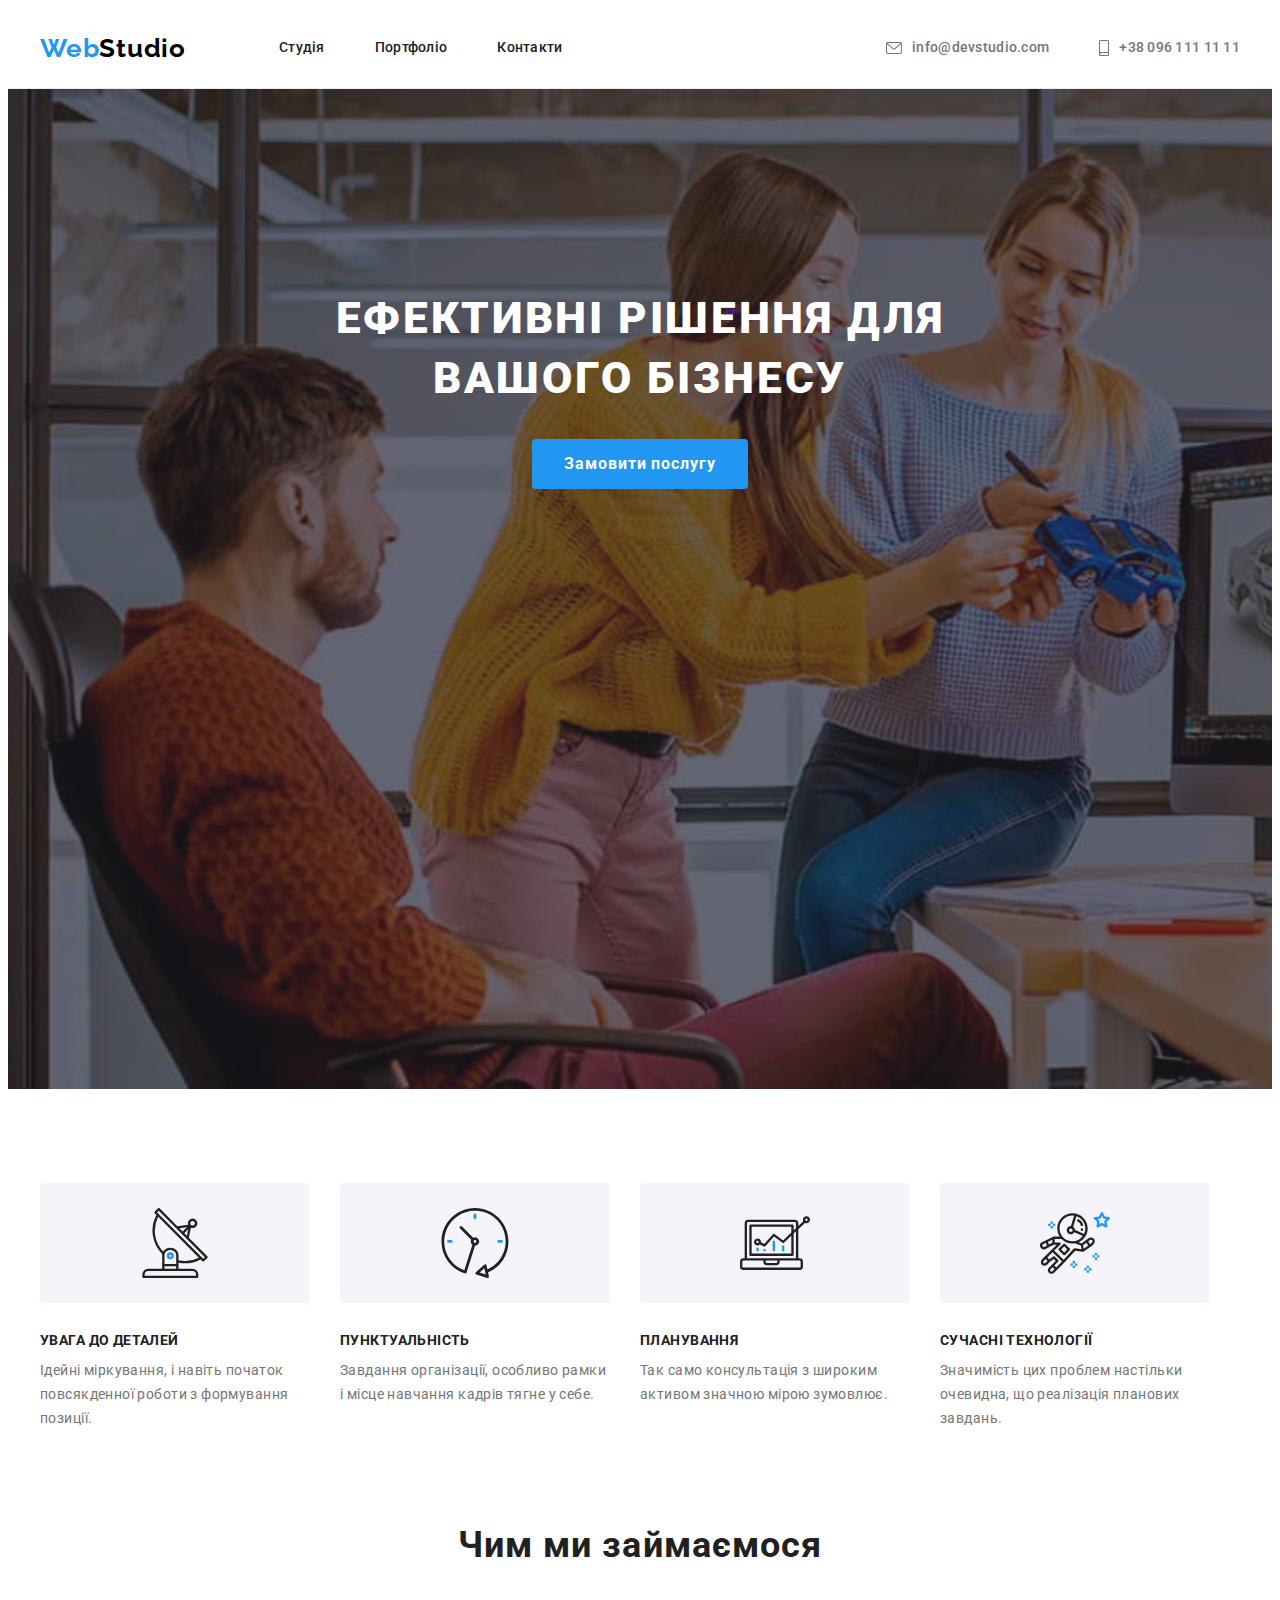
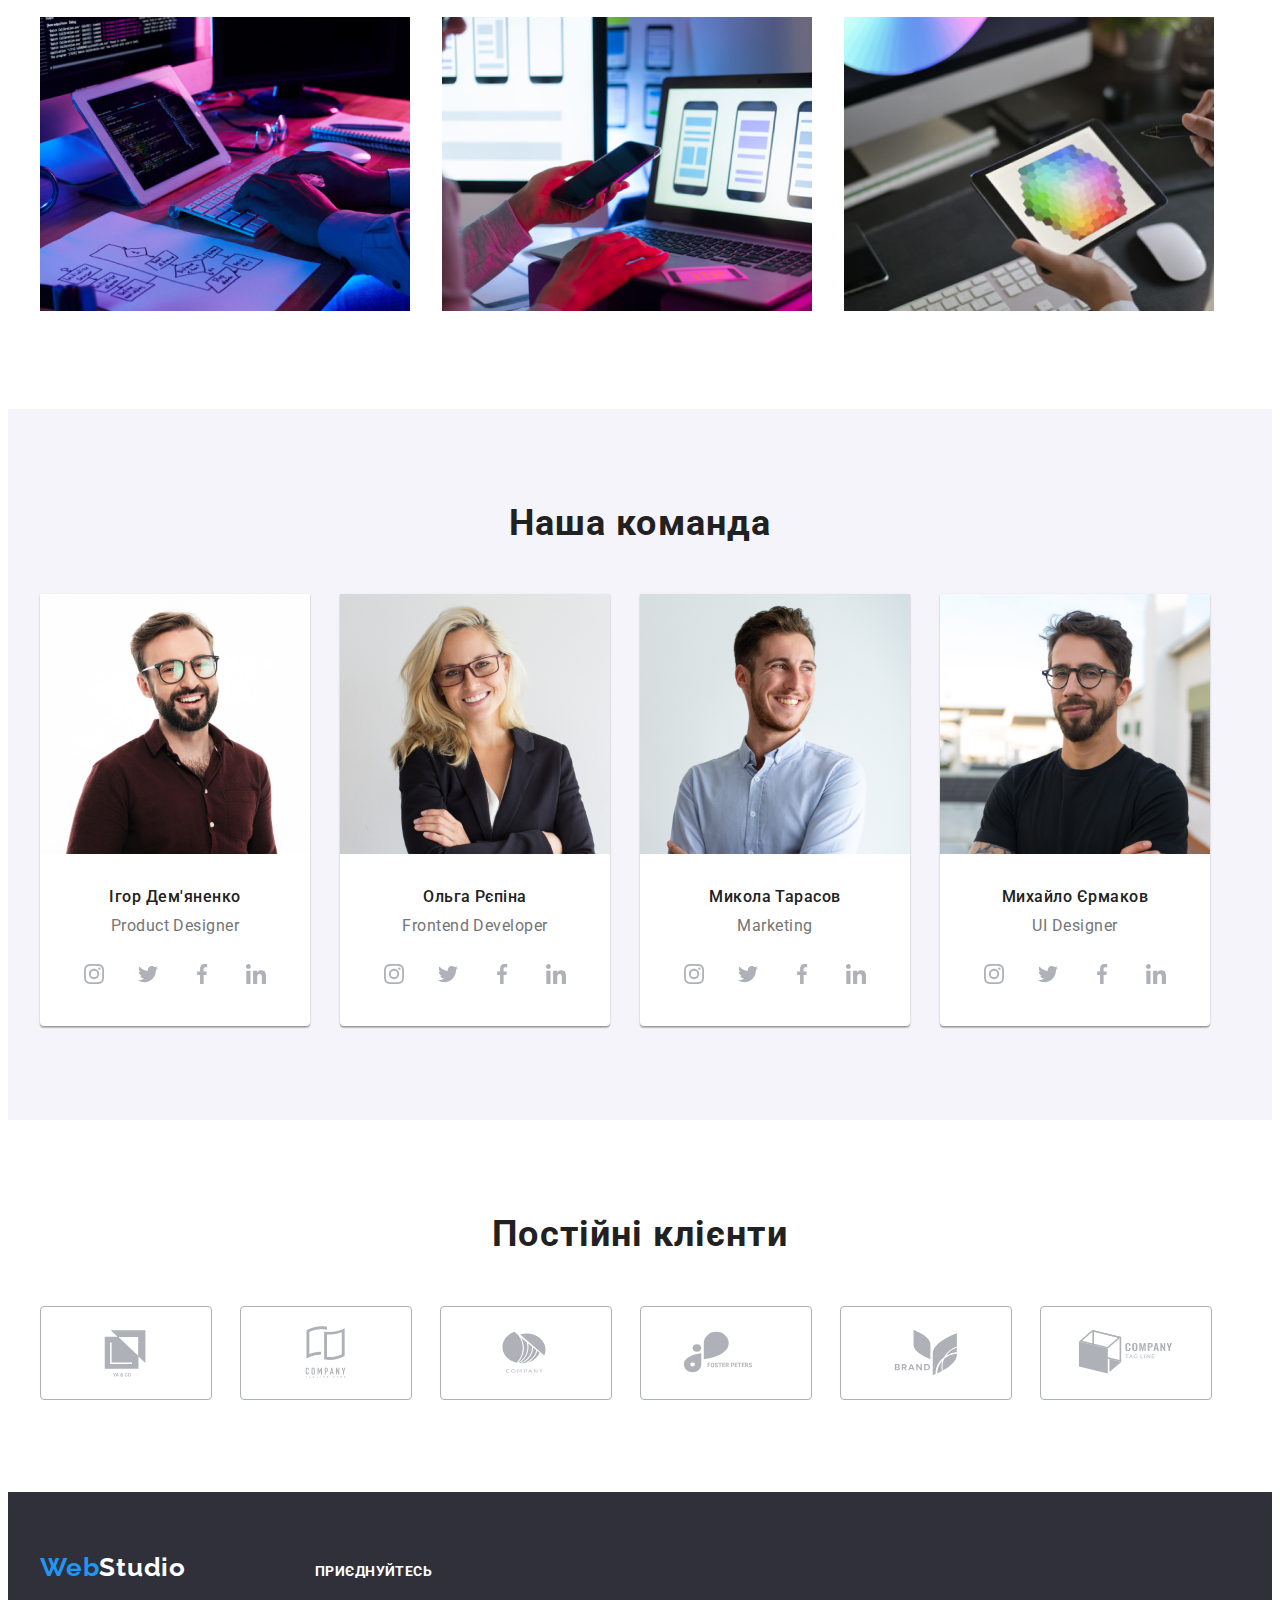
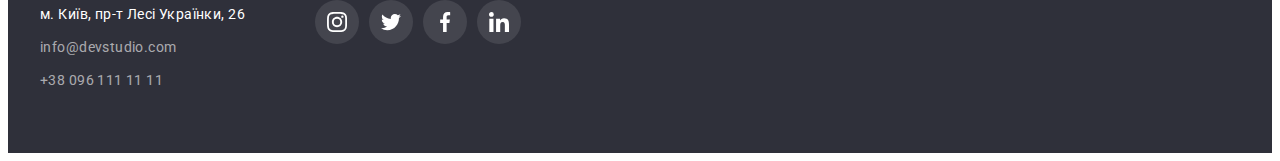
<file: index.html>
<!DOCTYPE html>
<html lang="uk">
  <head>
    <meta charset="UTF-8" />
    <meta http-equiv="X-UA-Compatible" content="IE=edge" />
    <meta name="viewport" content="width=device-width, initial-scale=1.0" />
    <link rel="preconnect" href="https://fonts.googleapis.com">
<link rel="preconnect" href="https://fonts.gstatic.com" crossorigin>
<link href="https://fonts.googleapis.com/css2?family=Raleway:wght@700&family=Roboto:wght@400;500;700;900&display=swap" rel="stylesheet">
<link rel="stylesheet" href="https://cdnjs.cloudflare.com/ajax/libs/modern-normalize/1.1.0/modern-normalize.min.css" 
integrity="sha512-wpPYUAdjBVSE4KJnH1VR1HeZfpl1ub8YT/NKx4PuQ5NmX2tKuGu6U/JRp5y+Y8XG2tV+wKQpNHVUX03MfMFn9Q==" crossorigin="anonymous" referrerpolicy="no-referrer" />    
<link rel="stylesheet" href="css/styles.css">
    <title>Студія</title>
  </head>
  <body>
    <!-- шапка-->
    <header class="header ">
      <div class="header-menu container">
      <a class="header-link link" href="./index.html"><span class="colortext">Web</span>Studio</a>
      <nav>
        <ul class="header-list" > 
          <li class="header-list-item list" ><a class="header-links link" href="./index.html"> Студія</a></li>
          <li class="header-list-item list"><a class="header-links link" href="./portfolio.html">Портфоліо</a></li>
          <li class="header-list-item list"><a class="header-links link" href="#">Контакти</a></li>
        </ul>
      </nav>
      <ul class="kontakt">
        <li class="contakt-item list">
          <a class="header-mail link kontakt-link" href="mailto:info@devstudio.com">
            <svg class="kontakt-icon" width="16" height="12">
              <use href="./images/icons.svg#envelope" ></use>
            </svg>
            info@devstudio.com</a>
        </li>
        <li class="contakt-item list">
          <a class="header-tel link" href="tel:+380961111111">
            <svg class="kontakt-icon" width="10" height="16">
              <use href="./images/icons.svg#smartphone" ></use>
            </svg> 
            +38 096 111 11 11</a></li>
      </ul>
    </div>
    </header>
    <!-- главная-->
    <main >
      <!--блок 1-->
      


      <section class="hat section overlay " >
        <div class="container ">
        <h1 class="hat-title">Ефективні рішення для вашого бізнесу</h1>
        <button class="hat-btn" type="button">Замовити послугу</button>
      </div>
      </section>
   
      <!-- особенности -->
      <section class="property section" >
        <div class="container">
        <h2 class="visually-hidden" >Особености</h2>
        <ul class="property-list" >
          <li class="property-item list ">

            <div class="icon-link">
              <svg class="icon-sot" width="70" height="70">
                <use href="./images/icons.svg#antenna"></use>
              </svg>
             </div>
            <h3 class="property-titles">УВАГА ДО ДЕТАЛЕЙ</h3>
            <p class="property-text">
              Ідейні міркування, і навіть початок повсякденної роботи з
              формування позиції.
            </p>
          </li>
          <li class="property-item list ">
            <div class="icon-link">
              <svg class="icon-sot" width="70" height="70">
                <use href="./images/icons.svg#clock"></use>
              </svg>
            </div>
            <h3 class="property-titles">ПУНКТУАЛЬНІСТЬ</h3>
             <p class="property-text">
              Завдання організації, особливо рамки і місце навчання кадрів тягне
              у себе.
            </p>
          </li>
          <li class="property-item list ">
            <div class="icon-link">
              <svg class="icon-sot" width="70" height="70">
                <use href="./images/icons.svg#diagram"></use>
              </svg>
            </div>
            <h3 class="property-titles">ПЛАНУВАННЯ</h3>
            <p class="property-text">
              Так само консультація з широким активом значною мірою зумовлює.
            </p>
          </li>
          <li class="property-item list ">
            <div class="icon-link">
              <svg class="icon-sot" width="70" height="70">
                <use href="./images/icons.svg#astronaut"></use>
              </svg>
            </div>
            <h3 class="property-titles">СУЧАСНІ ТЕХНОЛОГІЇ</h3>
            <p class="property-text">
              Значимість цих проблем настільки очевидна, що реалізація планових
              завдань.
            </p>
          </li>
        </ul>
      </div>
      </section>

      <!-- наши работы -->
      <section class="work">
        <div class="container">
        <h2 class="work-title">Чим ми займаємося</h2>
        <ul class="work-list">
          <li class="work-item list">
            <a href="#">
              <img
                src="./images/img1.jpg"
                alt="веб сайті"
                width="370"
                height="294"
              />
            </a>
          </li>

          <li class="work-item list">
            <a href="#">
              <img
                src="./images/img2.jpg"
                alt="додаткі"
                width="370"
                height="294"
            /></a>
          </li>

          <li class="work-item list">
            <a href="#">
              <img
                src="./images/img3.jpg"
                alt="дизайн"
                width="370"
                height="294" /></a>
          </li>

        </ul>
        </div>
      </section>
      <!-- наша команда -->
      <section class="team section">
        <div class="container">
        <h2 class="team-title">Наша команда</h2>
        <ul class="team-list">
          <li class="team-item list">
            <img
              src="./images/img41.jpg"
              alt="Ігор Дем'яненко"
              width="270"
              height="260"
            />
            <div class="team-dop">
                <h3 class="team-item-title">Ігор Дем'яненко</h3>
                <p class="team-item-text" lang="en">Product Designer</p>
          
                  <ul class="team-cot-list">
              <li class="team-cot-item">
                  <a class="team-cot-link" href="">
                    <svg class="team-cot-icon" width="20" height="20">
                      <use href="./images/icons.svg#instagram-">
                      </use>
                    </svg>
                  </a>
              </li>
              <li class="team-cot-item">
                <a class="team-cot-link" href="">
                  <svg class="team-cot-icon" width="20" height="20">
                    <use href="./images/icons.svg#twitter-1">
                    </use>
                  </svg>
                </a>
              </li>
              <li class="team-cot-item">
                <a class="team-cot-link" href="">
                  <svg class="team-cot-icon"  width="20" height="20">
                    <use href="./images/icons.svg#facebook">
                    </use>
                  </svg>
                </a>
              </li>
              <li class="team-cot-item">
                <a class="team-cot-link" href="">
                  <svg class="team-cot-icon"  width="20" height="20">
                    <use href="./images/icons.svg#linkedin-1">
                    </use>
                  </svg>
                </a>
              </li>
            </ul>
          </div>

          </li>
          <li class="team-item list">
            <img
              src="./images/img42.jpg"
              alt="Ольга Рєпіна"
              width="270"
              height="260"
            />
            <div class="team-dop">
               <h3 class="team-item-title">Ольга Рєпіна</h3>
            <p class="team-item-text"  lang="en">Frontend Developer</p>
              <ul class="team-cot-list">
          <li class="team-cot-item">
              <a class="team-cot-link" href="">
                <svg class="team-cot-icon" width="20" height="20" >
                  <use href="./images/icons.svg#instagram-">
                  </use>
                </svg>
              </a>
          </li>
          <li class="team-cot-item">
            <a class="team-cot-link" href="">
              <svg class="team-cot-icon" width="20" height="20" >
                <use href="./images/icons.svg#twitter-1">
                </use>
              </svg>
            </a>
          </li>
          <li class="team-cot-item">
            <a class="team-cot-link" href="">
              <svg class="team-cot-icon"  width="20" height="20" >
                <use href="./images/icons.svg#facebook">
                </use>
              </svg>
            </a>
          </li>
          <li class="team-cot-item">
            <a class="team-cot-link" href="">
              <svg class="team-cot-icon"  width="20" height="20" >
                <use href="./images/icons.svg#linkedin-1">
                </use>
              </svg>
            </a>
          </li>
        </ul>
      </div>
           
          </li>
          <li class="team-item list">
            <img
              src="./images/img43.jpg"
              alt="Микола Тарасов"
              width="270"
              height="260"
            />
            <div class="team-dop">
                <h3 class="team-item-title">Микола Тарасов</h3>
                <p class="team-item-text" lang="en">Marketing</p>

              <ul class="team-cot-list">
          <li class="team-cot-item">
              <a class="team-cot-link" href="">
                <svg class="team-cot-icon" width="20" height="20">
                  <use href="./images/icons.svg#instagram-">
                  </use>
                </svg>
              </a>
          </li>
          <li class="team-cot-item">
            <a class="team-cot-link" href="">
              <svg class="team-cot-icon" width="20" height="20">
                <use href="./images/icons.svg#twitter-1">
                </use>
              </svg>
            </a>
          </li>
          <li class="team-cot-item">
            <a class="team-cot-link" href="">
              <svg class="team-cot-icon"  width="20" height="20">
                <use href="./images/icons.svg#facebook">
                </use>
              </svg>
            </a>
          </li>
          <li class="team-cot-item">
            <a class="team-cot-link" href="">
              <svg class="team-cot-icon"  width="20" height="20">
                <use href="./images/icons.svg#linkedin-1">
                </use>
              </svg>
            </a>
          </li>
        </ul>
      </div>
          </li>
          <li class="team-item list">
            <img
              src="./images/img44.jpg"
              alt="Михайло Єрмаков"
              width="270"
              height="260"
            />
            <div class="team-dop">
             <h3 class="team-item-title">Михайло Єрмаков</h3>
             <p class="team-item-text" lang="en">UI Designer</p>  
            
              <ul class="team-cot-list">
          <li class="team-cot-item">
              <a class="team-cot-link" href="">
                <svg class="team-cot-icon" width="20" height="20">
                  <use href="./images/icons.svg#instagram-">
                  </use>
                </svg>
              </a>
          </li>
          <li class="team-cot-item">
            <a class="team-cot-link" href="">
              <svg class="team-cot-icon" width="20" height="20">
                <use href="./images/icons.svg#twitter-1">
                </use>
              </svg>
            </a>
          </li>
          <li class="team-cot-item">
            <a class="team-cot-link" href="">
              <svg class="team-cot-icon"  width="20" height="20">
                <use href="./images/icons.svg#facebook">
                </use>
              </svg>
            </a>
          </li>
          <li class="team-cot-item">
            <a class="team-cot-link" href="">
              <svg class="team-cot-icon"  width="20" height="20">
                <use href="./images/icons.svg#linkedin-1">
                </use>
              </svg>
            </a>
          </li>
        </ul>
      </div>
          </li>
        </ul>
        </div>
      </section>
    </main>

    <!-- ПОСТОЯННІЕ КЛИЕНТІ -->
    <section class="klients section ">
      <div class="container">
        <h2 class="klients-title">Постійні клієнти</h2>
        <ul class="klients-list">

          <ll class="klients-item">
            <a class="klients-link" href="">
              <svg class="klients-icon" width="106" height="60">
                <use href="./images/icons.svg#Logo"></use>
              </svg>
            </a>
          </ll>

          <ll class="klients-item">
            <a class="klients-link" href="">
              <svg class="klients-icon" width="106" height="60">
                <use href="./images/icons.svg#Logo-1"></use>
              </svg>
            </a>
          </ll>

          <ll class="klients-item">
            <a class="klients-link" href="">
              <svg class="klients-icon" width="106" height="60">
                <use href="./images/icons.svg#Logo-2"></use>
              </svg>
            </a>
          </ll>

          <ll class="klients-item">
            <a class="klients-link" href="">
              <svg class="klients-icon" width="106" height="60">
                <use href="./images/icons.svg#Logo-3"></use>
              </svg>
            </a>
          </ll>

          <ll class="klients-item">
            <a class="klients-link" href="">
              <svg class="klients-icon" width="106" height="60">
                <use href="./images/icons.svg#Logo-4"></use>
              </svg>
            </a>
          </ll>

          <ll class="klients-item">
            <a class="klients-link" href="">
              <svg class="klients-icon" width="106" height="60">
                <use href="./images/icons.svg#Logo-5"></use>
              </svg>
            </a>
        </ll>
        </ul>

      </div>

    </section>

    <!--підвал-->
    <footer class="footer ">
      <div class="container footer-container">

      
      <div class="footer-nav">
      <a class="footer-link link" href="./index.html"> <span class="colortext">Web</span>Studio</a>
      <address class="adress">
        <p class="adress-text">м. Київ, пр-т Лесі Українки, 26 </p>
        <ul class="">
          <li class="list">
            <a class="footer-mail link" href="mailto:info@devstudio.com">info@devstudio.com</a>
          </li>
          <li class="list">
            <a class="footer-tel link" href="tel:+380961111111">+38 096 111 11 11</a></li>
        </ul>
      </address>
      </div>
      <div class="footer-cot-seti">
        <h2 class="title-cot-seti">
          приєднуйтесь
        </h2>
        <ul class="footer-cot-list">
          <li class="footer-cot-item">
              <a class="footer-cot-link" href="">
                <svg class="footer-cot-icon" width="20" height="20">
                  <use href="./images/icons.svg#instagram-">
                  </use>
                </svg>
              </a>
          </li>
          <li class="footer-cot-item">
            <a class="footer-cot-link" href="">
              <svg class="footer-cot-icon" width="20" height="20">
                <use href="./images/icons.svg#twitter-1">
                </use>
              </svg>
            </a>
          </li>
          <li class="footer-cot-item">
            <a class="footer-cot-link" href="">
              <svg class="footer-cot-icon"  width="20" height="20">
                <use href="./images/icons.svg#facebook">
                </use>
              </svg>
            </a>
          </li>
          <li class="footer-cot-item">
            <a class="footer-cot-link" href="">
              <svg class="footer-cot-icon"  width="20" height="20">
                <use href="./images/icons.svg#linkedin-1">
                </use>
              </svg>
            </a>
          </li>
        </ul>
      </div>
    </div>
    </footer>
  </body>
</html>
</file>
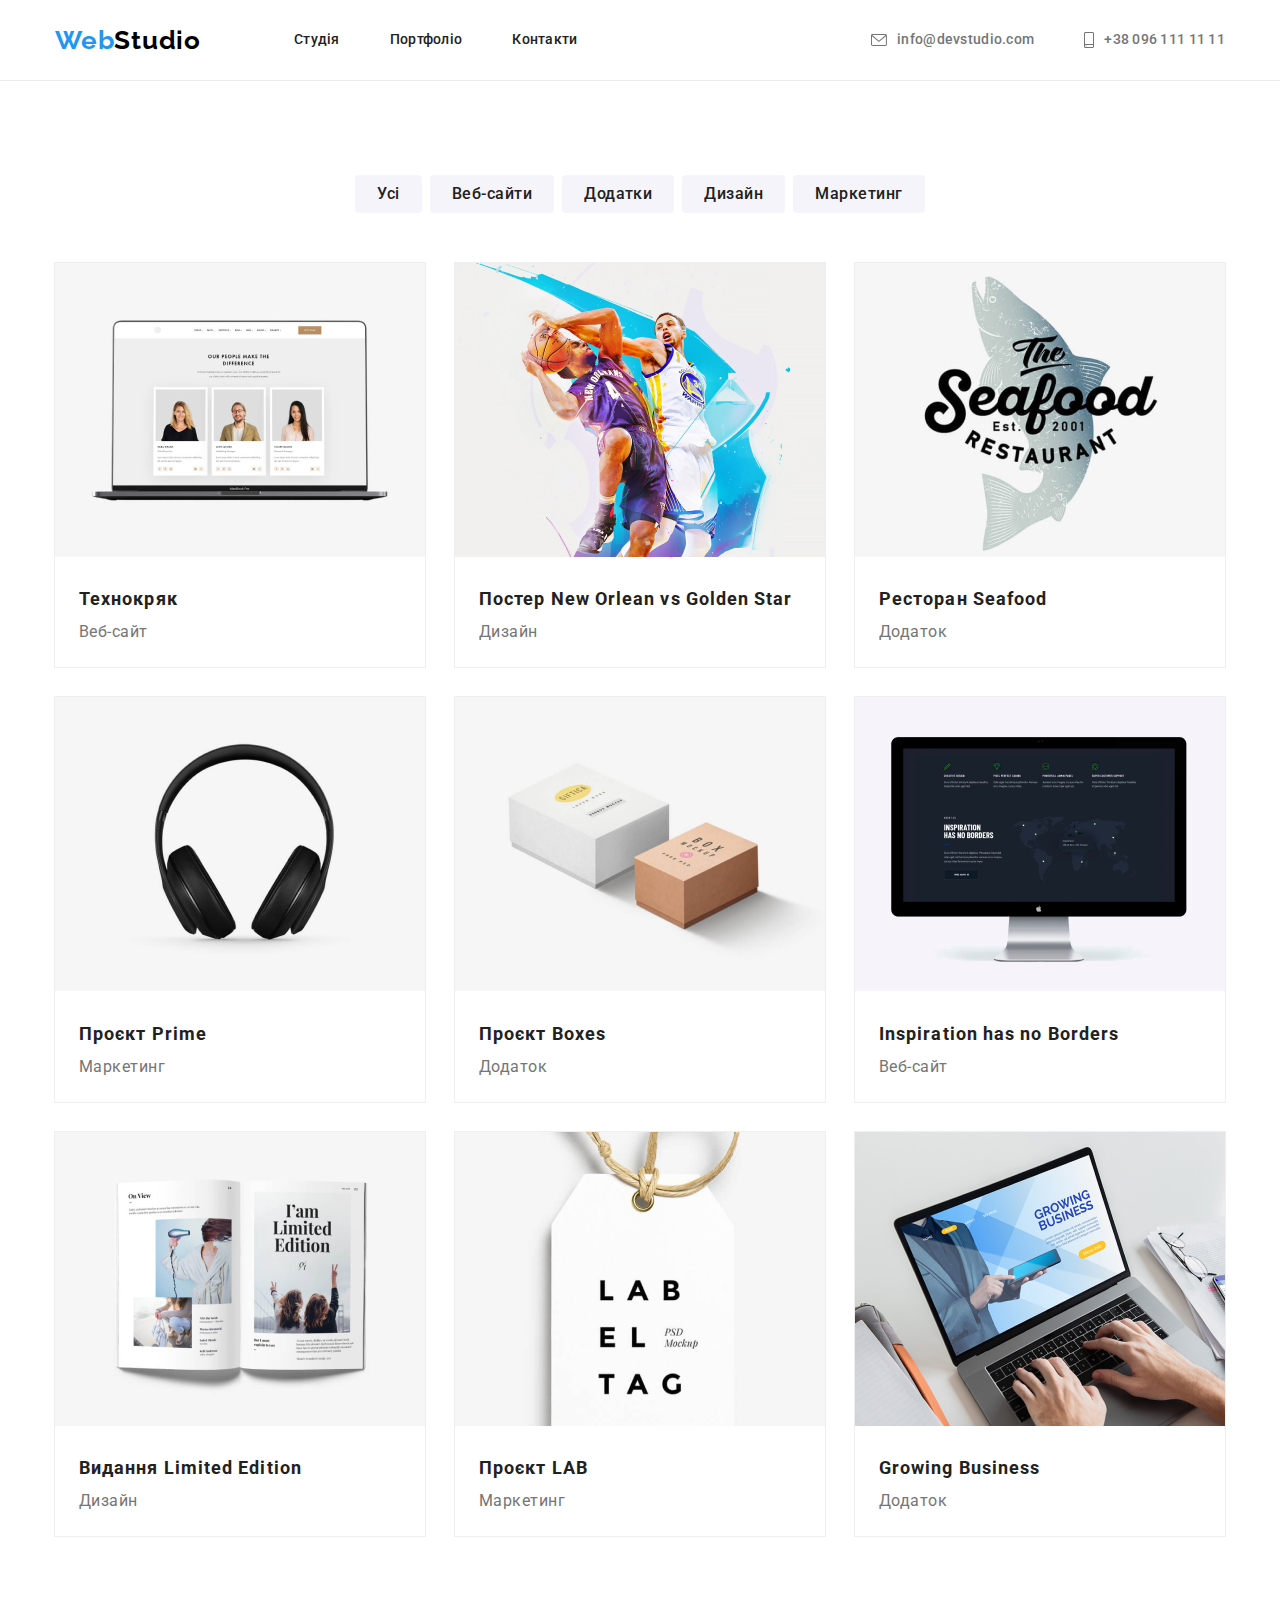
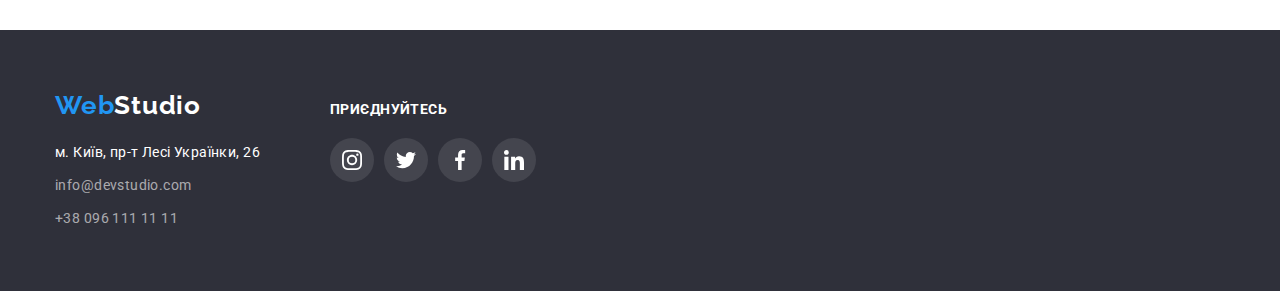
<file: portfolio.html>
<!DOCTYPE html>
<html lang="uk">
<head>
    <meta charset="UTF-8">
    <meta http-equiv="X-UA-Compatible" content="IE=edge">
    <meta name="viewport" content="width=, initial-scale=1.0">
    <link rel="preconnect" href="https://fonts.googleapis.com">
<link rel="preconnect" href="https://fonts.gstatic.com" crossorigin>
<link href="https://fonts.googleapis.com/css2?family=Raleway:wght@700&family=Roboto:wght@400;500;700;900&display=swap" rel="stylesheet">
<link rel="stylesheet" href="https://cdnjs.cloudflare.com/ajax/libs/modern-normalize/1.1.0/modern-normalize.min.css">     
<link rel="stylesheet" href="css/styles.css">
    <title lang="en">Портфоліо</title>
</head>
 <body>
    <!-- шапка-->
    <header class="header ">
      <div class="header-menu container">
      <a class="header-link link" href="./index.html"><span class="colortext">Web</span>Studio</a>
      <nav>
        <ul class="header-list" > 
          <li class="header-list-item list" ><a class="header-links link" href="./index.html"> Студія</a></li>
          <li class="header-list-item list"><a class="header-links link" href="./portfolio.html">Портфоліо</a></li>
          <li class="header-list-item list"><a class="header-links link" href="#">Контакти</a></li>
        </ul>
      </nav>
      <ul class="kontakt">
        <li class="contakt-item list">
          <a class="header-mail link kontakt-link" href="mailto:info@devstudio.com">
            <svg class="kontakt-icon" width="16" height="12">
              <use href="./images/icons.svg#envelope" ></use>
            </svg>
            info@devstudio.com</a>
        </li>
        <li class="contakt-item list">
          <a class="header-tel link" href="tel:+380961111111">
            <svg class="kontakt-icon" width="10" height="16">
              <use href="./images/icons.svg#smartphone" ></use>
            </svg> 
            +38 096 111 11 11</a></li>
      </ul>
    </div>
    </header>
    <!-- Главная-->
   <main>
       <!-- Фильтр- кнопки-->
       <section class="section">
        <div class="container">
        <h1 class="visually-hidden">Кнопки</h1>
        <ul class="button">
      <li class="button-item list"><button class="buttons" type="button">Усі</button></li>
      <li class="button-item list"><button class="buttons" type="button">Веб-сайти</button></li>
      <li class="button-item list"><button class="buttons" type="button">Додатки</button></li>
      <li class="button-item list"><button class="buttons" type="button">Дизайн</button></li>
      <li class="button-item list"><button class="buttons" type="button">Маркетинг</button></li>
    </ul>

    <!--список с фото-->

     <ul class="photo">
       <li class="photo-item list">
        <a class="link photo-link"  href="">
          <img class="img" src="./images/img12.jpg" alt="Технокряк" width="370" height="294">
         <div class="photo-dop">
          <h2 class="photo-title">
           Технокряк
          </h2>
          <p class="photo-text">
           Веб-сайт
         </p>
         </div>
        </a>
         
      </li>

    <li class="photo-item list">
      <a class="link photo-link"  href="">
      <img src="./images/img13.jpg" alt="Постер  New Orleajn vs Golden Star" width="370" height="294">
      
         <div class="photo-dop"> 
           <h2 class="photo-title">
          Постер<span lang="en"> New Orlean vs Golden Star</span> 
        </h2>
        <p class="photo-text">
          Дизайн
        </p> 
         </div>
        </a>
    </li>
    
      <li class="photo-item list">
        <a class="link photo-link"  href="">
       <img src="./images/img18.jpg" alt="Ресторан Seafood" width="370" height="294">
       
       <div class="photo-dop">
         <h2 class="photo-title">
        Ресторан <span lang="en"> Seafood</span> 
       </h2>
       <p class="photo-text">
         Додаток
       </p>
       </div>
      </a>
      </li>

      <li class="photo-item list">
        <a class="link photo-link"  href="">
        <img src="./images/img11.jpg" alt="Проєкт Prime" width="370" height="294">

        <div class="photo-dop">
           <h2 class="photo-title">Проєкт <span lang="en"> Prime</span>
           </h2>
        <p class="photo-text">
          Маркетинг
        </p>
        </div>
        </a>
      </li>

      <li class="photo-item list">
        <a class="link photo-link"  href="">
        <img src="./images/img19.jpg" alt="Проєкт Boxes" width="370" height="294">
        <div class="photo-dop">
         <h2 class="photo-title">
          Проєкт <span lang="en"> Boxes</span>
        </h2>
        <p class="photo-text">
          Додаток
        </p> 
        </div>
        </a>
      </li>

       <li class="photo-item list">
        <a class="link photo-link"  href="">
         <img src="./images/img17.jpg" alt="Inspiration has no Borders" width="370" height="294" >
         <div class="photo-dop">
            <h2 lang="en" class="photo-title">Inspiration has no Borders</h2>
         <p class="photo-text">
          Веб-сайт
         </p>
         </div>
        </a>
      </li>

       <li class="photo-item list">
        <a class="link photo-link"  href="">
         <img src="./images/img16.jpg" alt="Видання Limited Edition" width="370" height="294">
         <div class="photo-dop">
           <h2 class="photo-title">
             Видання <span lang="en"> Limited Edition</span> 
        </h2>
         <p class="photo-text">
           Дизайн
        </p>
         </div>
        </a>
      </li>

       <li class="photo-item list">
        <a class="link photo-link"  href="">
        <img src="./images/img15.jpg" alt="Проєкт LAB" width="370" height="294">
        <div class="photo-dop">
          <h2 class="photo-title">
         Проєкт <span lang="en"> LAB</span>
       </h2> 
        <p class="photo-text">
          Маркетинг
       </p>
        </div>
        </a>
      </li>

      <li class="photo-item list">
        <a class="link photo-link"  href="">
        <img src="./images/img14.jpg" alt="Growing Business" width="370" height="294">

        <div class="photo-dop">
            <h2 class="photo-title" lang="en">
          Growing Business
        </h2>
        <p class="photo-text">
          Додаток
        </p>
        </div>
        </a>
      </li>

     </ul>
    </div>
    </section>
  </main>

 <!--підвал-->
 <footer class="footer ">
  <div class="container footer-container">
  <div class="footer-nav">
  <a class="footer-link link" href="./index.html"> <span class="colortext">Web</span>Studio</a>
  <address class="adress">
    <p class="adress-text">м. Київ, пр-т Лесі Українки, 26 </p>
    <ul class="">
      <li class="list">
        <a class="footer-mail link" href="mailto:info@devstudio.com">info@devstudio.com</a>
      </li>
      <li class="list">
        <a class="footer-tel link" href="tel:+380961111111">+38 096 111 11 11</a></li>
    </ul>
  </address>
  </div>
  <div class="footer-cot-seti">
    <h2 class="title-cot-seti">
      приєднуйтесь
    </h2>
    <ul class="footer-cot-list">
      <li class="footer-cot-item">
          <a class="footer-cot-link" href="">
            <svg class="footer-cot-icon" width="20" height="20">
              <use href="./images/icons.svg#instagram-">
              </use>
            </svg>
          </a>
      </li>
      <li class="footer-cot-item">
        <a class="footer-cot-link" href="">
          <svg class="footer-cot-icon" width="20" height="20">
            <use href="./images/icons.svg#twitter-1">
            </use>
          </svg>
        </a>
      </li>
      <li class="footer-cot-item">
        <a class="footer-cot-link" href="">
          <svg class="footer-cot-icon"  width="20" height="20">
            <use href="./images/icons.svg#facebook">
            </use>
          </svg>
        </a>
      </li>
      <li class="footer-cot-item">
        <a class="footer-cot-link" href="">
          <svg class="footer-cot-icon"  width="20" height="20">
            <use href="./images/icons.svg#linkedin-1">
            </use>
          </svg>
        </a>
      </li>
    </ul>
  </div>
</div>
</footer>
 </body>
</html>
</file>
<file: css/styles.css>
/* основной цвет #212121 */
/* вторичній цвет #757575 */
/* белый #FFFFFF*/
/* акцент-синий #2196F3*/
/* background: #F5F4FA;
background: #2F303A;
 */

:root{
    --primary-text-color:#212121;
    --titl-text-color:#757575;
    --accent-color:#2196F3;
    --background-color:#F5F4FA;
    --background-color-footer:#2F303A;
    --color-white: #fff;

    
}
 
body {
    font-family: 'Roboto', sans-serif;
    background: #FFFFFF;
    color: var(--primary-text-color);
}

.container {
    width: 1200px;
    margin: 0 auto; 
    padding: 0 15px;
    padding-right: 15px; 
    /* background-color: aqua;  */

}

p,
h1,
h2,
h3,
h4,
h5,
h6
{
margin: 0;
}
ul {
    margin: 0;
    padding-left: 0;
    list-style: none;
}
.section{
    padding: 94px 0;
}
/* ----------------------шапка - header----------------------*/
.header-link{
    font-family: 'Raleway';
    font-style: normal;
    font-weight: 700;
    font-size: 26px;
    line-height: 1.19;
    letter-spacing: 0.03em;
    color: black;

}
.colortext
{
    color: var(--accent-color)  ;
}
.list{
    list-style: none;
    margin: 0;
    padding: 0;
}
.link{
    text-decoration: none;
}
.header{
    background-color:#FFFFFF ;
    border-bottom: 1px solid #ececec;
}
.header-links{ 
    display: block;
    padding-top: 32px;
    padding-bottom: 32px;  
    font-weight: 500;
    font-size: 14px;
    line-height: 1.14;
    letter-spacing: 0.02em;
    color: var(--primary-text-color);

}
.header-links:hover,
.header-links:focus {
    color: var(--accent-color);
}
.header-link:hover,
.header-link:focus {
    color: var(--accent-color);
}
.header-list {
    display: flex; 
    margin-left: 93px;
     
}

.header-list-item:not(:last-child)
{
    margin-right: 50px;
}

.header-mail, .header-tel {
    display:flex;
    align-items: center;
    padding-top: 32px;
    padding-bottom: 32px; 
    font-weight: 500;
    font-size: 14px;
    line-height: 1.14;
    letter-spacing: 0.02em;
    color: var(--titl-text-color);
}
.header-mail:hover, .header-tel:hover,
.header-mail:focus, .header-tel:focus
{   color: var(--accent-color);}
.kontakt{
    display: flex;
    margin-left: auto;
    justify-content: center;
}
.contakt-item:not(:last-child){
    margin-right: 50px;
}
.header-menu{
    display: flex;
    align-items: center;
}
/* иконки в контактах в шапке */
.kontakt-icon{
    fill: currentColor;
    margin-right: 10px;
}

/* -------------шапка в mane--------------- */
.overlay{
    background-image:linear-gradient(to right, rgba(47, 48, 58, 0.4),rgba(47, 48, 58, 0.4)),
     url(../images/header.jpg);
    margin-left: auto;
    margin-right: auto;
    max-width: 1600px;
    height: 600px;
    background-color:  #C4C4C4;
    background-repeat: no-repeat;
    background-size: cover;
}
.hat{
    /* background: #2F303A; */
    padding: 200px 0;
    text-align: center; 
    
   

    
}
.hat-title{
    font-weight: 900;
    font-size: 44px;
    line-height: 1.36;
    /* or 136% */
    text-align: center; 
    letter-spacing: 0.06em;
    text-transform: uppercase;
    color: #FFFFFF;
    margin-top: 0;
    margin-bottom: 30px;
    margin-right: auto;
    margin-left:auto;
    width: 696px;
}

.hat-btn{
    display: inline-block;
    align-items: center;
    font-family: 'Roboto';
    font-style: normal;
    font-weight: 700;
    font-size: 16px;
    line-height: 1.87;
    background-color:var(--accent-color) ;
    color: #FFFFFF;
    cursor: pointer;
    letter-spacing: 0.06em;
    border-radius: 4px;
    padding: 10px 32px;
    border: none;
    text-align: center;
    min-width: 216px;
 
    }  
/* -------------------особенности -----------------*/
.visually-hidden {
    position: absolute;
    width: 1px;
    height: 1px;
    margin: -1px;
    border: 0;
    padding: 0;
    white-space: nowrap;
    clip-path: inset(100%);
    clip: rect(0 0 0 0);
    overflow: hidden;}
.property-list{
    display: flex;
    
}
.property-item{
    width: 270px;
}
 /* .property-item::before{ 
    display:block;
    content:"";
    height: 120px;
    background-size: 70px; 
    background-repeat: no-repeat;
    background-position: center;
    background-color: #F5F4FA;
    border-radius: 4px;
    margin-bottom: 30px;
}
.icon-antenna::before{
   
    background-image: url(../images/antenna\ 1.svg);
}
.icon-clock::before{
    background-image: url(../images/clock\ 1.svg);
}
.icon-diagram::before{
    background-image: url(../images/diagram\ 1.svg);
}
.icon-astranavt::before{
background-image: url(../images/astronaut\ 1.svg); } */

.property-item:not(:last-child){
    margin-right: 30px;
}    

 .icon-link{
    color: var(--primary-text-color);
    display: flex;
    align-items: center;
    justify-content: center;
    background:var(--background-color);
    width: 270px;
    height: 120px;
    border:none;
    border-radius: 4px;
    margin-bottom: 30px;

}
.icon-sot{
    fill: currentColor;
}
.property-titles{
    font-weight: 700;
    font-size: 14px;
    line-height: 1.14;
    letter-spacing: 0.03em;
    text-transform: uppercase;
    color: var(--primary-text-color);
    margin-bottom: 10px;

}
.property-text{
    font-size: 14px;
    line-height: 1.71;
    letter-spacing: 0.03em;
    color: var(--titl-text-color);
}

/* -------------------наши роботі--------------- */
 .work-title{
    font-weight: 700;
    font-size: 36px;
    line-height: 1.16;
    text-align: center; 
    letter-spacing: 0.03em;
    color:var(--primary-text-color);
    margin-bottom: 50px;
    }
.work
{ padding-bottom: 94px;}
    .work-list{
        display: flex;
    }
    .work-item:not(:last-child){
        margin-right: 32px;
    }
/* ---------команда--------------- */

.team{
    background: #F5F4FA;
}
 .team-title{
    font-weight: 700;
    font-size: 36px;
    line-height: 1.16;
    text-align: center; 
    letter-spacing: 0.03em;
    color:var(--primary-text-color);
    margin-bottom: 50px;
 }
 .team-list{
    display: flex;
    
 }
 .team-item{
width: 270px;
left: 815px;
top: 1632px;
background: #FFFFFF;
box-shadow: 0px 1px 3px rgba(0, 0, 0, 0.12), 0px 1px 1px rgba(0, 0, 0, 0.14), 0px 2px 1px rgba(0, 0, 0, 0.2);
border-radius: 0px 0px 4px 4px;
 }
 .team-item:not(:last-child){
    margin-right: 30px;
 }
  .team-item-title{
    font-weight: 500;
    font-size: 16px;
    line-height: 1.18;
    text-align: center;
    letter-spacing: 0.03em;
    color: var(--primary-text-color);
    
  }
  .team-item-text{
    font-size: 16px;
    line-height: 1.18;
    text-align: center;
    letter-spacing: 0.03em;
    color: var(--titl-text-color);
    padding-top: 10px; 
  }
 .team-dop{
    padding: 30px 0;
    text-align: center;
   

/* Наша команда -- соц сети  */
/* .team-cot{
padding: 16px 32px 30px 32px; */
    
} 
.team-cot-link{
    color:  #AFB1B8;
    display: flex;
    align-items: center;
    justify-content: center;
    width: 44px;
    height: 44px;
    border-radius: 50%;
    background:var(--color-white);

}
.team-cot-link:hover, .team-cot-link:focus{
   background-color: var(--accent-color);
   color: var(--color-white);
}
.team-cot-icon{
    fill: currentColor;
}
.team-cot-list{
    display: flex;
    align-items: center;
    justify-content: center;
    margin-top: 16px;
  
 
}
.team-cot-item:not(:last-child){
    margin-right: 10px;
}
/* ПОСТОЯННЫЕ КЛИЕНТЫ */
.klients-title{
font-style: normal;
font-weight: 700;
font-size: 36px;
line-height: 1.16;
text-align: center;
letter-spacing: 0.03em;
margin-bottom: 50px;
color: var(--primary-text-color);
}
.klients-item{
    width: 170px;
    height: 92px;   
}
      .klients-link{
        color:  #AFB1B8;
        display: flex;
        align-items: center;
        justify-content: center;
        background:var(--color-white);
        width: 100%;
        height: 100%;
        border: 1px solid #AFB1B8;
        border-radius: 4px;
    }
    .klients-link:hover, .klients-link:focus{
       color: var(--accent-color);
       border-color: var(--accent-color);
    }
    .klients-icon{
        fill: currentColor;
    }
    .klients-list{
        display: flex;
     
    }
    .klients-item:not(:last-child){
        margin-right: 30px;
    }  
/* ----------------футер-подвал ------------------*/
.footer-mail, .footer-tel{
    display: inline-block;
    font-style: normal;
    font-size: 14px;
    line-height: 1.71;
    letter-spacing: 0.03em;
    color: rgba(255, 255, 255, 0.6);
   
}
.footer-mail{
 padding-bottom:  9px;   
}

.footer-mail:hover, .footer-tel:hover,
.footer-mail:focus, .footer-tel:focus{
    color: var(--accent-color);
}
.footer{
    display: block;
    background: #2F303A;
    padding-top: 60px;
    padding-bottom: 60px;
}
.footer-container{
    display: flex;
    align-items: baseline;
}
.footer-nav{
    display: block;
    margin-right: 70px;
}
.adress-text{
    display:inline-block;
    font-style: normal;
    font-size: 14px;
    line-height: 1.71;
    letter-spacing: 0.03em;
    color: #FFFFFF;
    padding-bottom: 9px;
}
.footer-link{
    display: inline-block;
    font-family: 'Raleway';
    font-style: normal;
    font-weight: 700;
    font-size: 26px;
    line-height: 1.19;
    letter-spacing: 0.03em;
    color: #FFFFFF;
    margin-bottom: 20px;

}
.footer-link:hover, .footer-link:focus
{color: var(--accent-color);}
.address{
    display:block;
}

/* Социалные сети в футере */


/* присойденяйтесь */
.title-cot-seti{
display: block;
font-style: normal;
font-weight: 700;
font-size: 14px;
line-height: 1.14;
letter-spacing: 0.03em;
text-transform: uppercase;
color: #FFFFFF;
margin-bottom: 20px;
}
.footer-cot-item{
    width: 44px;
    height: 44px;
}
.footer-cot-link{
    color: #FFFFFF;
    display: flex;
    align-items: center;
    justify-content: center;
    width: 100%;
    height: 100%;
    border-radius: 50%;
    background: rgba(255, 255, 255, 0.1);

}
.footer-cot-link:hover, 
.footer-cot-link:focus{
   background-color: var(--accent-color);
}
.footer-cot-icon{
    fill: currentColor;
}
.footer-cot-list{
    display: flex;
}
.footer-cot-item:not(:last-child){
    margin-right: 10px;
}
/*  -------PORTFOLIO------------------- */
.button{
    display: flex;
    margin-left: auto;
    justify-content:center;
    margin-bottom: 50px;
  
}
.button-item:not(:last-child){
    margin-right: 8px;
}

.buttons{
display:inline-block;
cursor: pointer;
border-radius: 4px;
padding: 6px 22px;
border:none;
font-family: 'Roboto';
font-style: normal;
font-weight: 500;
font-size: 16px;
line-height: 1.62;
text-align: center;
letter-spacing: 0.03em;
color: var(--primary-text-color);
background: #F5F4FA;

}
.buttons:hover,
.buttons:focus{
    color: #FFFFFF;
    background: var(--accent-color);
    box-shadow: 0px 3px 1px rgba(0, 0, 0, 0.1),
     0px 1px 2px rgba(0, 0, 0, 0.08), 
     0px 2px 2px rgba(0, 0, 0, 0.12);
    
}
.photo-title{
 font-weight: 700;
font-size: 18px;
line-height: 2;
letter-spacing: 0.06em;
color: var(--primary-text-color);


}
.photo-text{
font-size: 16px;
line-height: 1.88;
letter-spacing: 0.03em;
color: var(--titl-text-color);

}
.photo-link{
    display: block;
    background-color: var(--color-white);
}
.photo-link:hover, 
.photo-link:focus{
    box-shadow: 0px 1px 1px rgba(0, 0, 0, 0.12),
     0px 4px 4px rgba(0, 0, 0, 0.06), 
     1px 4px 6px rgba(0, 0, 0, 0.16);
}
.photo{
display: flex;
flex-wrap: wrap;
list-style: none;
/* outline: 2px solid red;   */
}
.photo-item{
   margin-right: 30px;
   margin-bottom: 30px;
 outline: 1px solid #eee; 
 /* border-bottom:1px solid #eee ; */
}
.photo-dop{
padding: 20px 24px;
}
.photo-item:nth-child(3n){
    margin-right: 0;
}
.photo-item:nth-last-child(-n+3){
    margin-bottom: 0;
}
/* .img{
    margin-bottom: 20px;
} */
</file>
